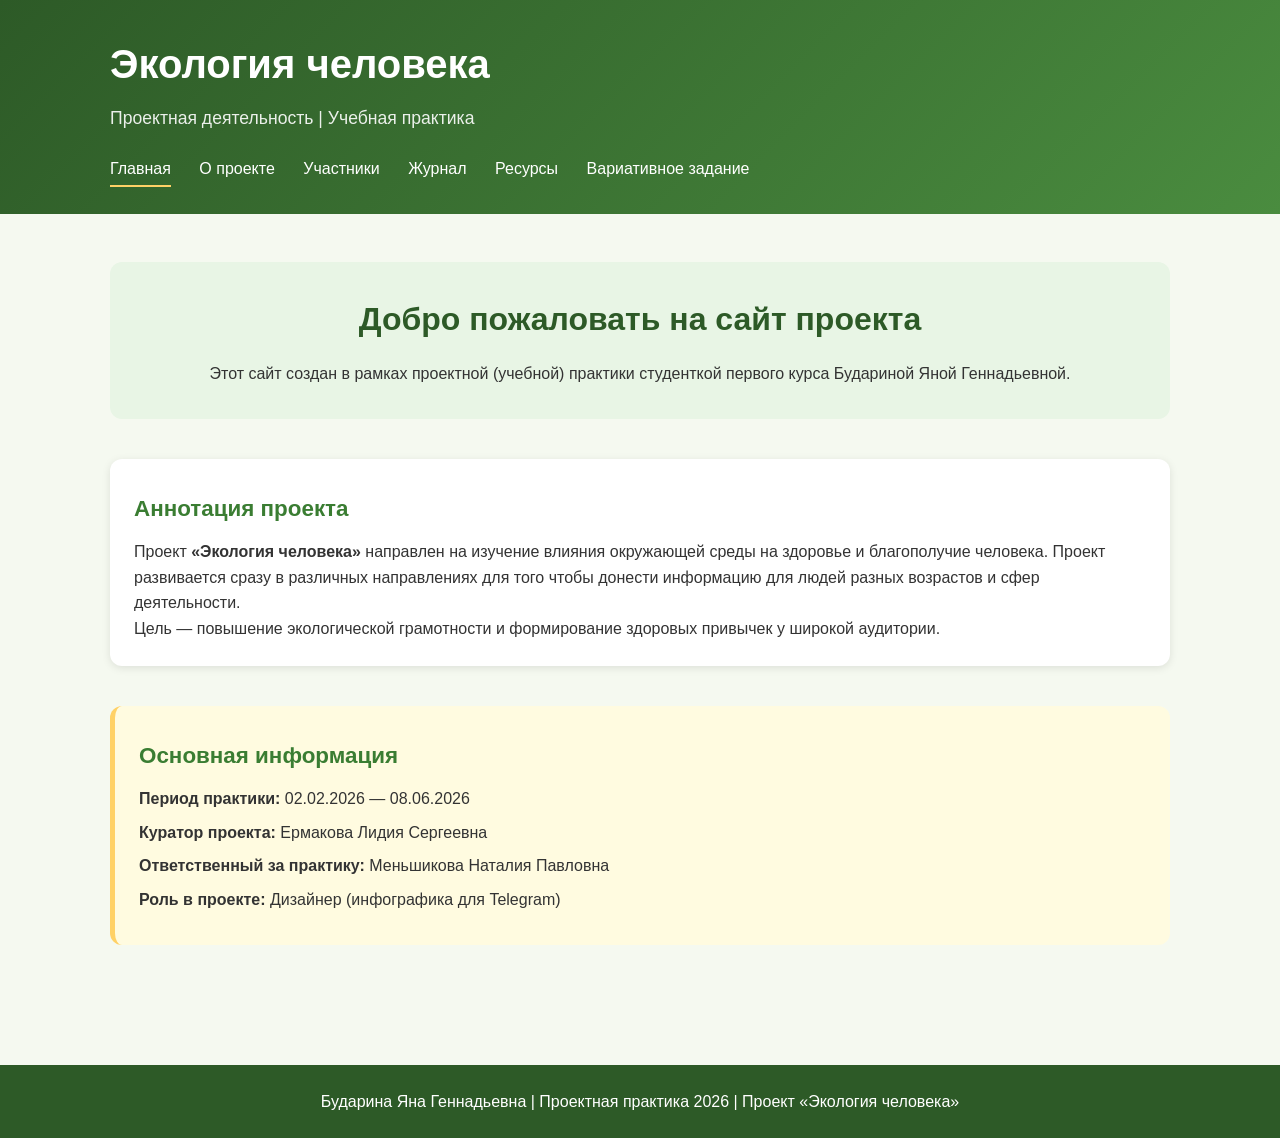
<file: site/index.html>
<!DOCTYPE html>
<html lang="ru">
<head>
    <meta charset="UTF-8">
    <meta name="viewport" content="width=device-width, initial-scale=1.0">
    <title>Экология человека - Проектная практика</title>
    <link rel="stylesheet" href="css/style.css">
</head>
<body>
    <header>
        <div class="container">
            <h1>Экология человека</h1>
            <p class="subtitle">Проектная деятельность | Учебная практика</p>
            <nav>
                <a href="index.html" class="active">Главная</a>
                <a href="about.html">О проекте</a>
                <a href="team.html">Участники</a>
                <a href="journal.html">Журнал</a>
                <a href="resources.html">Ресурсы</a>
                <a href="variative.html">Вариативное задание</a>
            </nav>
        </div>
    </header>

    <main>
        <div class="container">
            <section class="hero">
                <h2>Добро пожаловать на сайт проекта</h2>
                <p>Этот сайт создан в рамках проектной (учебной) практики студенткой первого курса Будариной Яной Геннадьевной.</p>
            </section>

            <section class="annotation">
                <h3>Аннотация проекта</h3>
                <p>Проект <strong>«Экология человека»</strong> направлен на изучение влияния окружающей среды на здоровье и благополучие человека. Проект развивается сразу в различных направлениях для того чтобы донести информацию для людей разных возрастов и сфер деятельности.</p>
                <p>Цель — повышение экологической грамотности и формирование здоровых привычек у широкой аудитории.</p>
            </section>

            <section class="quick-info">
                <h3>Основная информация</h3>
                <ul>
                    <li><strong>Период практики:</strong> 02.02.2026 — 08.06.2026</li>
                    <li><strong>Куратор проекта:</strong> Ермакова Лидия Сергеевна</li>
                    <li><strong>Ответственный за практику:</strong> Меньшикова Наталия Павловна</li>
                    <li><strong>Роль в проекте:</strong> Дизайнер (инфографика для Telegram)</li>
                </ul>
            </section>
        </div>
    </main>

    <footer>
        <div class="container">
            <p>Бударина Яна Геннадьевна | Проектная практика 2026 | Проект «Экология человека»</p>
        </div>
    </footer>
</body>
</html>
</file>
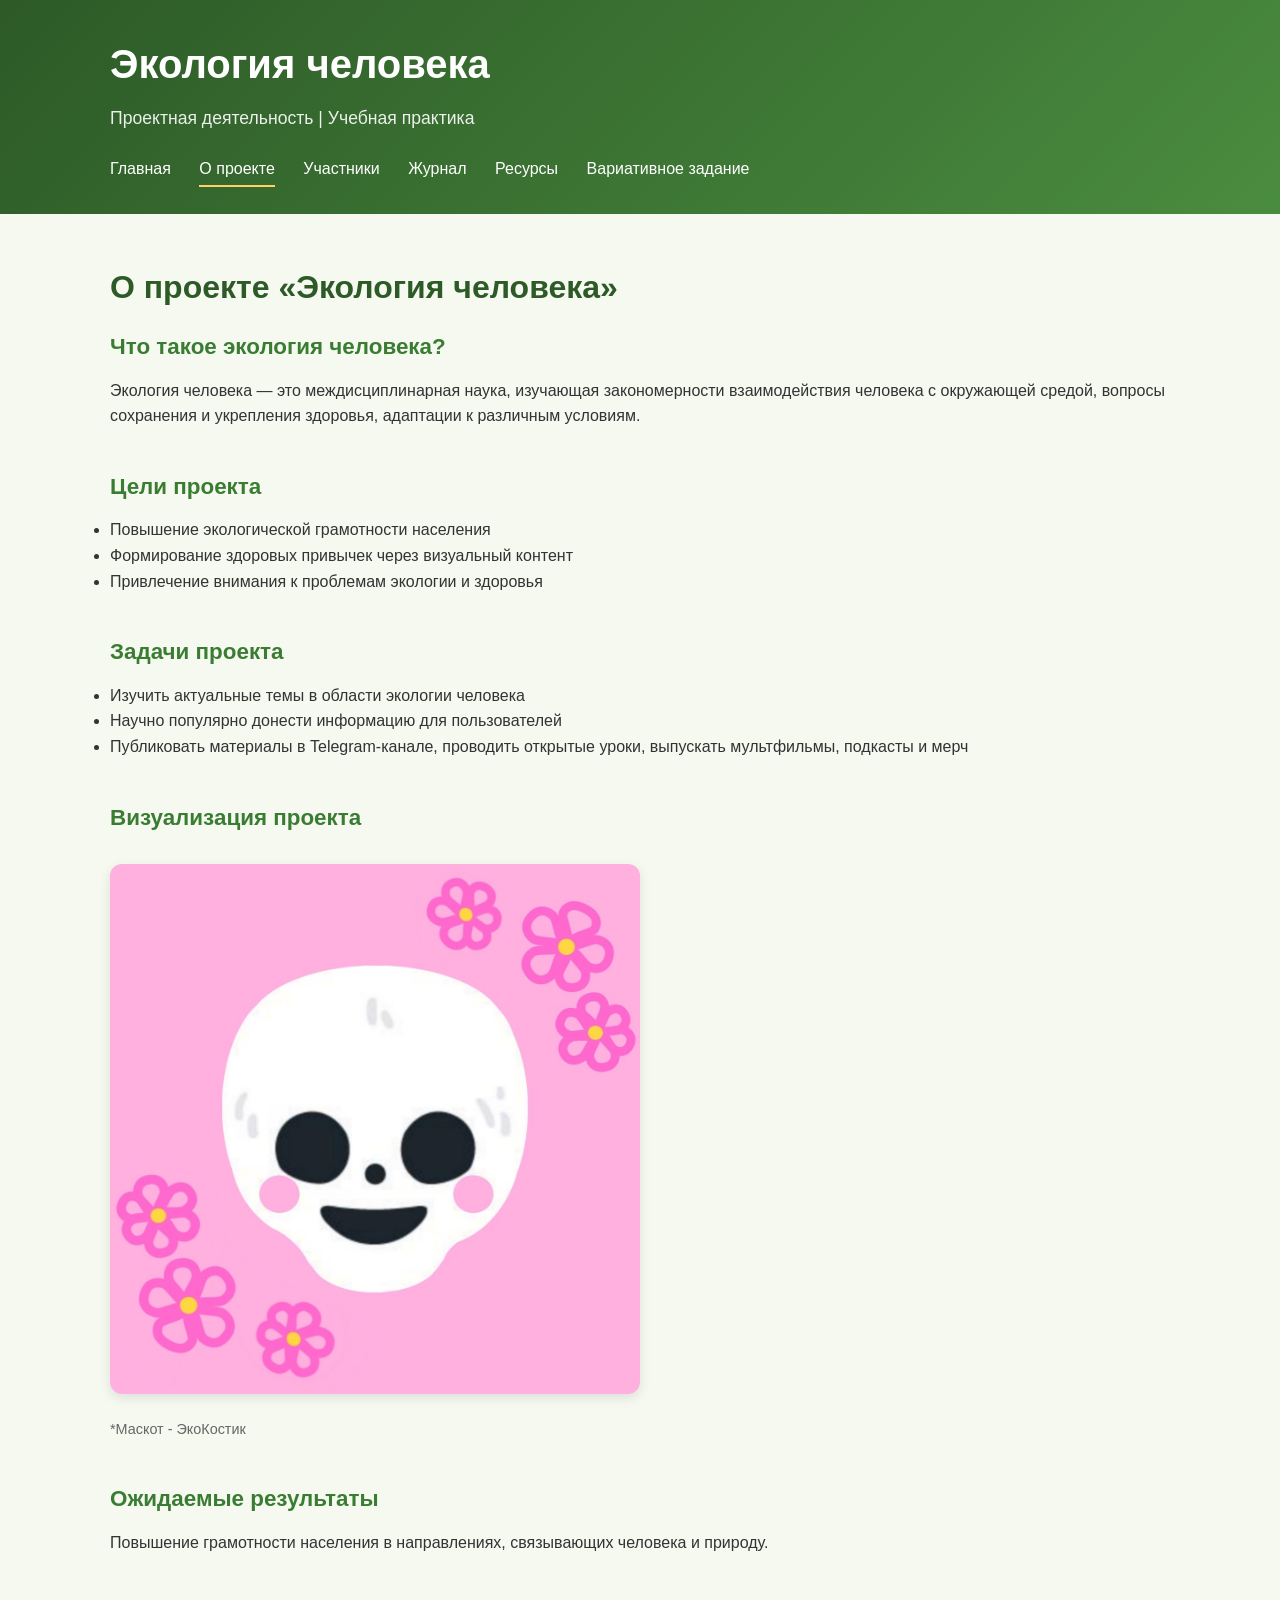
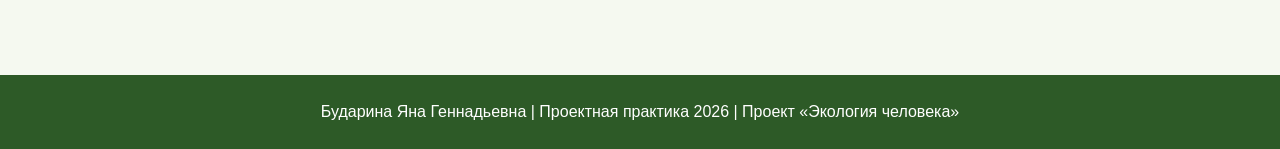
<file: site/about.html>
<!DOCTYPE html>
<html lang="ru">
<head>
    <meta charset="UTF-8">
    <meta name="viewport" content="width=device-width, initial-scale=1.0">
    <title>О проекте - Экология человека</title>
    <link rel="stylesheet" href="css/style.css">
</head>
<body>
    <header>
        <div class="container">
            <h1>Экология человека</h1>
            <p class="subtitle">Проектная деятельность | Учебная практика</p>
            <nav>
                <a href="index.html">Главная</a>
                <a href="about.html" class="active">О проекте</a>
                <a href="team.html">Участники</a>
                <a href="journal.html">Журнал</a>
                <a href="resources.html">Ресурсы</a>
                <a href="variative.html">Вариативное задание</a>
            </nav>
        </div>
    </header>

    <main>
        <div class="container">
            <h2>О проекте «Экология человека»</h2>
            
            <section>
                <h3>Что такое экология человека?</h3>
                <p>Экология человека — это междисциплинарная наука, изучающая закономерности взаимодействия человека с окружающей средой, вопросы сохранения и укрепления здоровья, адаптации к различным условиям.</p>
            </section>

            <section>
                <h3>Цели проекта</h3>
                <ul>
                    <li>Повышение экологической грамотности населения</li>
                    <li>Формирование здоровых привычек через визуальный контент</li>
                    <li>Привлечение внимания к проблемам экологии и здоровья</li>
                </ul>
            </section>

            <section>
                <h3>Задачи проекта</h3>
                <ul>
                    <li>Изучить актуальные темы в области экологии человека</li>
                    <li>Научно популярно донести информацию для пользователей</li>
                    <li>Публиковать материалы в Telegram-канале, проводить открытые уроки, выпускать мультфильмы, подкасты и мерч</li>
                </ul>
            </section>

            <!-- Блок с изображением, уменьшенным в 2 раза -->
            <section class="image-block">
                <h3>Визуализация проекта</h3>
                <img src="images/pic.jpg" 
                     alt="Иллюстрация к проекту Экология человека"
                     style="width: 50%; height: auto; border-radius: 12px; margin: 1rem 0; box-shadow: 0 4px 12px rgba(0,0,0,0.1);">
                <p style="color: #666; font-size: 0.9rem;">*Маскот - ЭкоКостик</p>
            </section>

            <section>
                <h3>Ожидаемые результаты</h3>
                <p>Повышение грамотности населения в направлениях, связывающих человека и природу.</p>
            </section>
        </div>
    </main>

    <footer>
        <div class="container">
            <p>Бударина Яна Геннадьевна | Проектная практика 2026 | Проект «Экология человека»</p>
        </div>
    </footer>
</body>
</html>
</file>
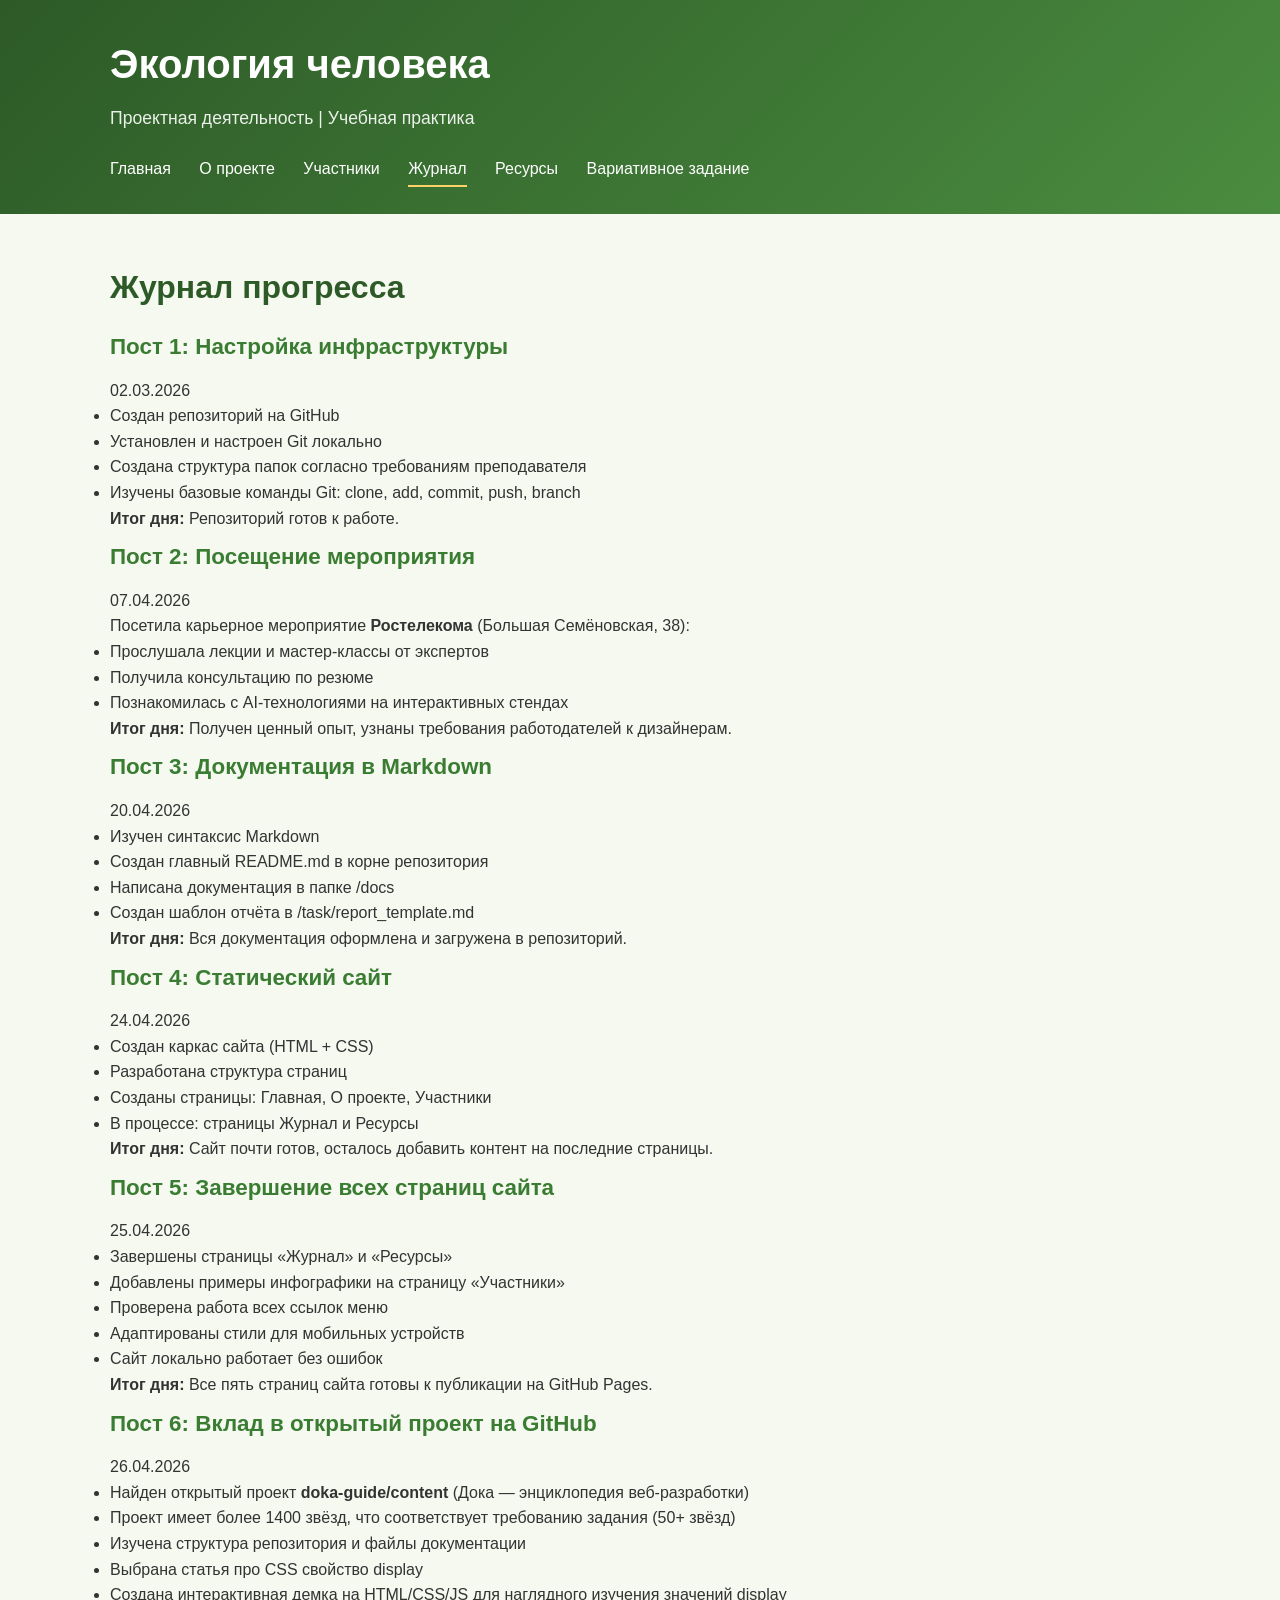
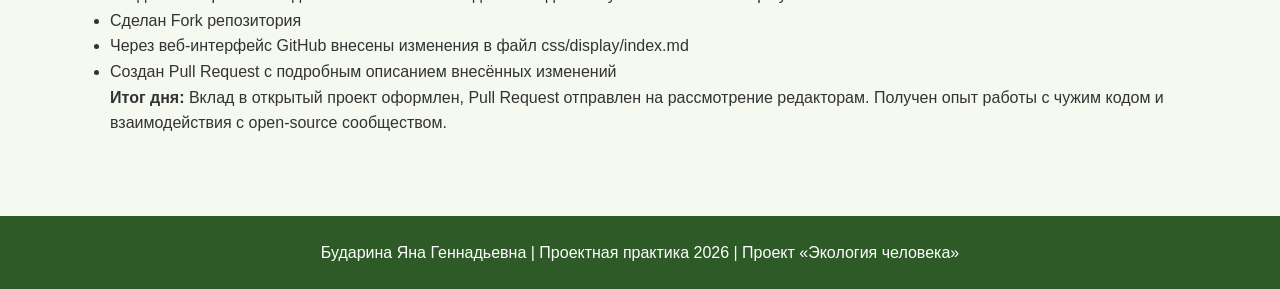
<file: site/journal.html>
<!DOCTYPE html>
<html lang="ru">
<head>
    <meta charset="UTF-8">
    <meta name="viewport" content="width=device-width, initial-scale=1.0">
    <title>Журнал - Экология человека</title>
    <link rel="stylesheet" href="css/style.css">
</head>
<body>
    <header>
        <div class="container">
            <h1>Экология человека</h1>
            <p class="subtitle">Проектная деятельность | Учебная практика</p>
            <nav>
                <a href="index.html">Главная</a>
                <a href="about.html">О проекте</a>
                <a href="team.html">Участники</a>
                <a href="journal.html" class="active">Журнал</a>
                <a href="resources.html">Ресурсы</a>
                <a href="variative.html">Вариативное задание</a>
            </nav>
        </div>
    </header>

    <main>
        <div class="container">
            <h2>Журнал прогресса</h2>

            <article class="post">
                <h3>Пост 1: Настройка инфраструктуры</h3>
                <p class="post-date">02.03.2026</p>
                <ul>
                    <li>Создан репозиторий на GitHub</li>
                    <li>Установлен и настроен Git локально</li>
                    <li>Создана структура папок согласно требованиям преподавателя</li>
                    <li>Изучены базовые команды Git: clone, add, commit, push, branch</li>
                </ul>
                <p><strong>Итог дня:</strong> Репозиторий готов к работе.</p>
            </article>

            <article class="post">
                <h3>Пост 2: Посещение мероприятия</h3>
                <p class="post-date">07.04.2026</p>
                <p>Посетила карьерное мероприятие <strong>Ростелекома</strong> (Большая Семёновская, 38):</p>
                <ul>
                    <li>Прослушала лекции и мастер-классы от экспертов</li>
                    <li>Получила консультацию по резюме</li>
                    <li>Познакомилась с AI-технологиями на интерактивных стендах</li>
                </ul>
                <p><strong>Итог дня:</strong> Получен ценный опыт, узнаны требования работодателей к дизайнерам.</p>
            </article>

            <article class="post">
                <h3>Пост 3: Документация в Markdown</h3>
                <p class="post-date">20.04.2026</p>
                <ul>
                    <li>Изучен синтаксис Markdown</li>
                    <li>Создан главный README.md в корне репозитория</li>
                    <li>Написана документация в папке /docs</li>
                    <li>Создан шаблон отчёта в /task/report_template.md</li>
                </ul>
                <p><strong>Итог дня:</strong> Вся документация оформлена и загружена в репозиторий.</p>
            </article>

            <article class="post">
                <h3>Пост 4: Статический сайт</h3>
                <p class="post-date">24.04.2026</p>
                <ul>
                    <li>Создан каркас сайта (HTML + CSS)</li>
                    <li>Разработана структура страниц</li>
                    <li>Созданы страницы: Главная, О проекте, Участники</li>
                    <li>В процессе: страницы Журнал и Ресурсы</li>
                </ul>
                <p><strong>Итог дня:</strong> Сайт почти готов, осталось добавить контент на последние страницы.</p>
            </article>

            <article class="post">
                <h3>Пост 5: Завершение всех страниц сайта</h3>
                <p class="post-date">25.04.2026</p>
                <ul>
                    <li>Завершены страницы «Журнал» и «Ресурсы»</li>
                    <li>Добавлены примеры инфографики на страницу «Участники»</li>
                    <li>Проверена работа всех ссылок меню</li>
                    <li>Адаптированы стили для мобильных устройств</li>
                    <li>Сайт локально работает без ошибок</li>
                </ul>
                <p><strong>Итог дня:</strong> Все пять страниц сайта готовы к публикации на GitHub Pages.</p>
            </article>

            <article class="post">
                <h3>Пост 6: Вклад в открытый проект на GitHub</h3>
                <p class="post-date">26.04.2026</p>
                <ul>
                    <li>Найден открытый проект <strong>doka-guide/content</strong> (Дока — энциклопедия веб-разработки)</li>
                    <li>Проект имеет более 1400 звёзд, что соответствует требованию задания (50+ звёзд)</li>
                    <li>Изучена структура репозитория и файлы документации</li>
                    <li>Выбрана статья про CSS свойство display</li>
                    <li>Создана интерактивная демка на HTML/CSS/JS для наглядного изучения значений display</li>
                    <li>Сделан Fork репозитория</li>
                    <li>Через веб-интерфейс GitHub внесены изменения в файл css/display/index.md</li>
                    <li>Создан Pull Request с подробным описанием внесённых изменений</li>
                </ul>
                <p><strong>Итог дня:</strong> Вклад в открытый проект оформлен, Pull Request отправлен на рассмотрение редакторам. Получен опыт работы с чужим кодом и взаимодействия с open-source сообществом.</p>
            </article>
        </div>
    </main>

    <footer>
        <div class="container">
            <p>Бударина Яна Геннадьевна | Проектная практика 2026 | Проект «Экология человека»</p>
        </div>
    </footer>
</body>
</html>
</file>
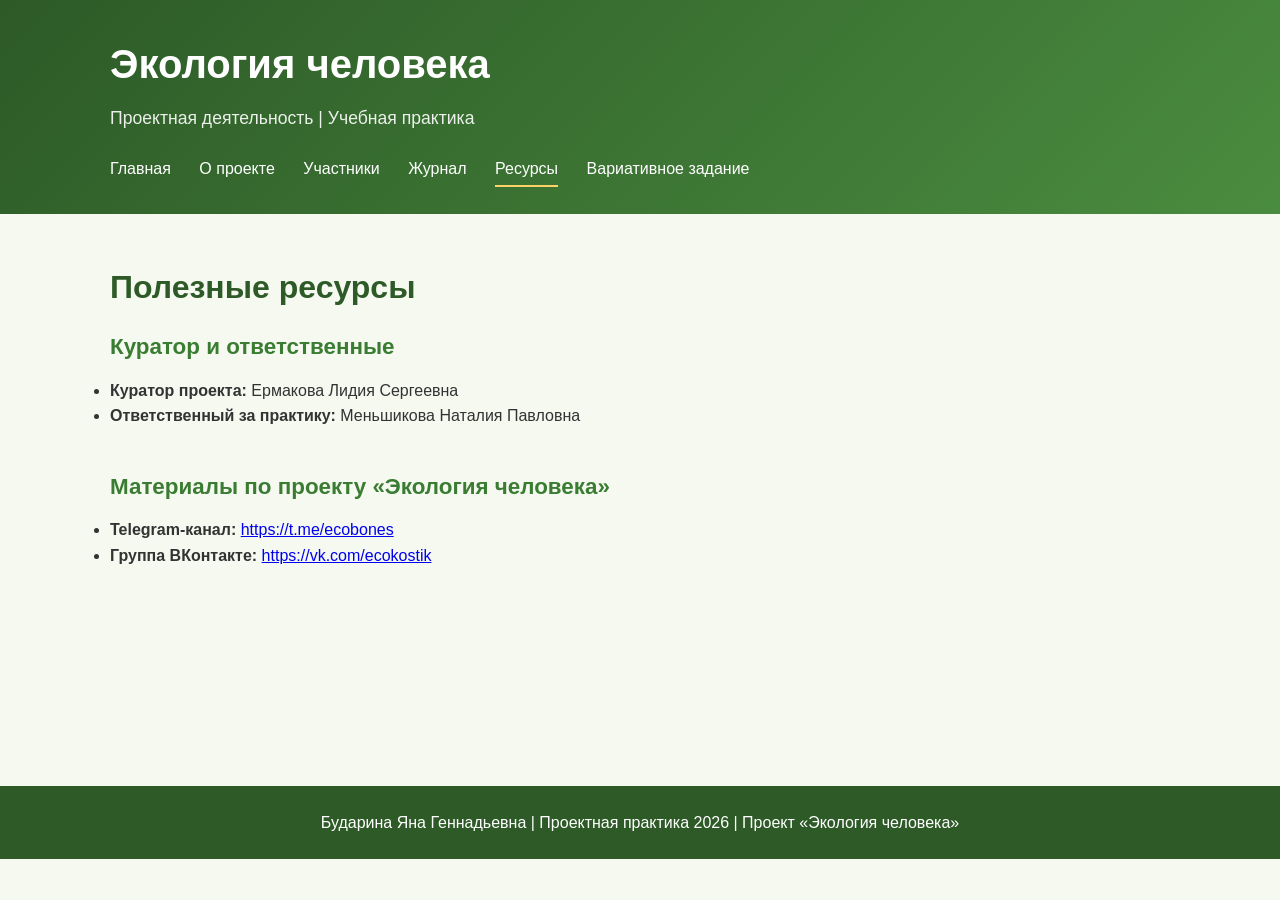
<file: site/resources.html>
<!DOCTYPE html>
<html lang="ru">
<head>
    <meta charset="UTF-8">
    <meta name="viewport" content="width=device-width, initial-scale=1.0">
    <title>Ресурсы - Экология человека</title>
    <link rel="stylesheet" href="css/style.css">
</head>
<body>
    <header>
        <div class="container">
            <h1>Экология человека</h1>
            <p class="subtitle">Проектная деятельность | Учебная практика</p>
            <nav>
                <a href="index.html">Главная</a>
                <a href="about.html">О проекте</a>
                <a href="team.html">Участники</a>
                <a href="journal.html">Журнал</a>
                <a href="resources.html" class="active">Ресурсы</a>
                <a href="variative.html">Вариативное задание</a>
            </nav>
        </div>
    </header>

    <main>
        <div class="container">
            <h2>Полезные ресурсы</h2>
            
            <section>
                <h3>Куратор и ответственные</h3>
                <ul>
                    <li><strong>Куратор проекта:</strong> Ермакова Лидия Сергеевна</li>
                    <li><strong>Ответственный за практику:</strong> Меньшикова Наталия Павловна</li>
                </ul>
            </section>

            <section>
                <h3>Материалы по проекту «Экология человека»</h3>
                <ul>
                    <li><strong>Telegram-канал:</strong> <a href="https://t.me/ecobones" target="_blank" rel="noopener noreferrer">https://t.me/ecobones</a></li>
                    <li><strong>Группа ВКонтакте:</strong> <a href="https://vk.com/ecokostik" target="_blank" rel="noopener noreferrer">https://vk.com/ecokostik</a></li>
                </ul>
            </section>
        </div>
    </main>

    <footer>
        <div class="container">
            <p>Бударина Яна Геннадьевна | Проектная практика 2026 | Проект «Экология человека»</p>
        </div>
    </footer>
</body>
</html>
</file>
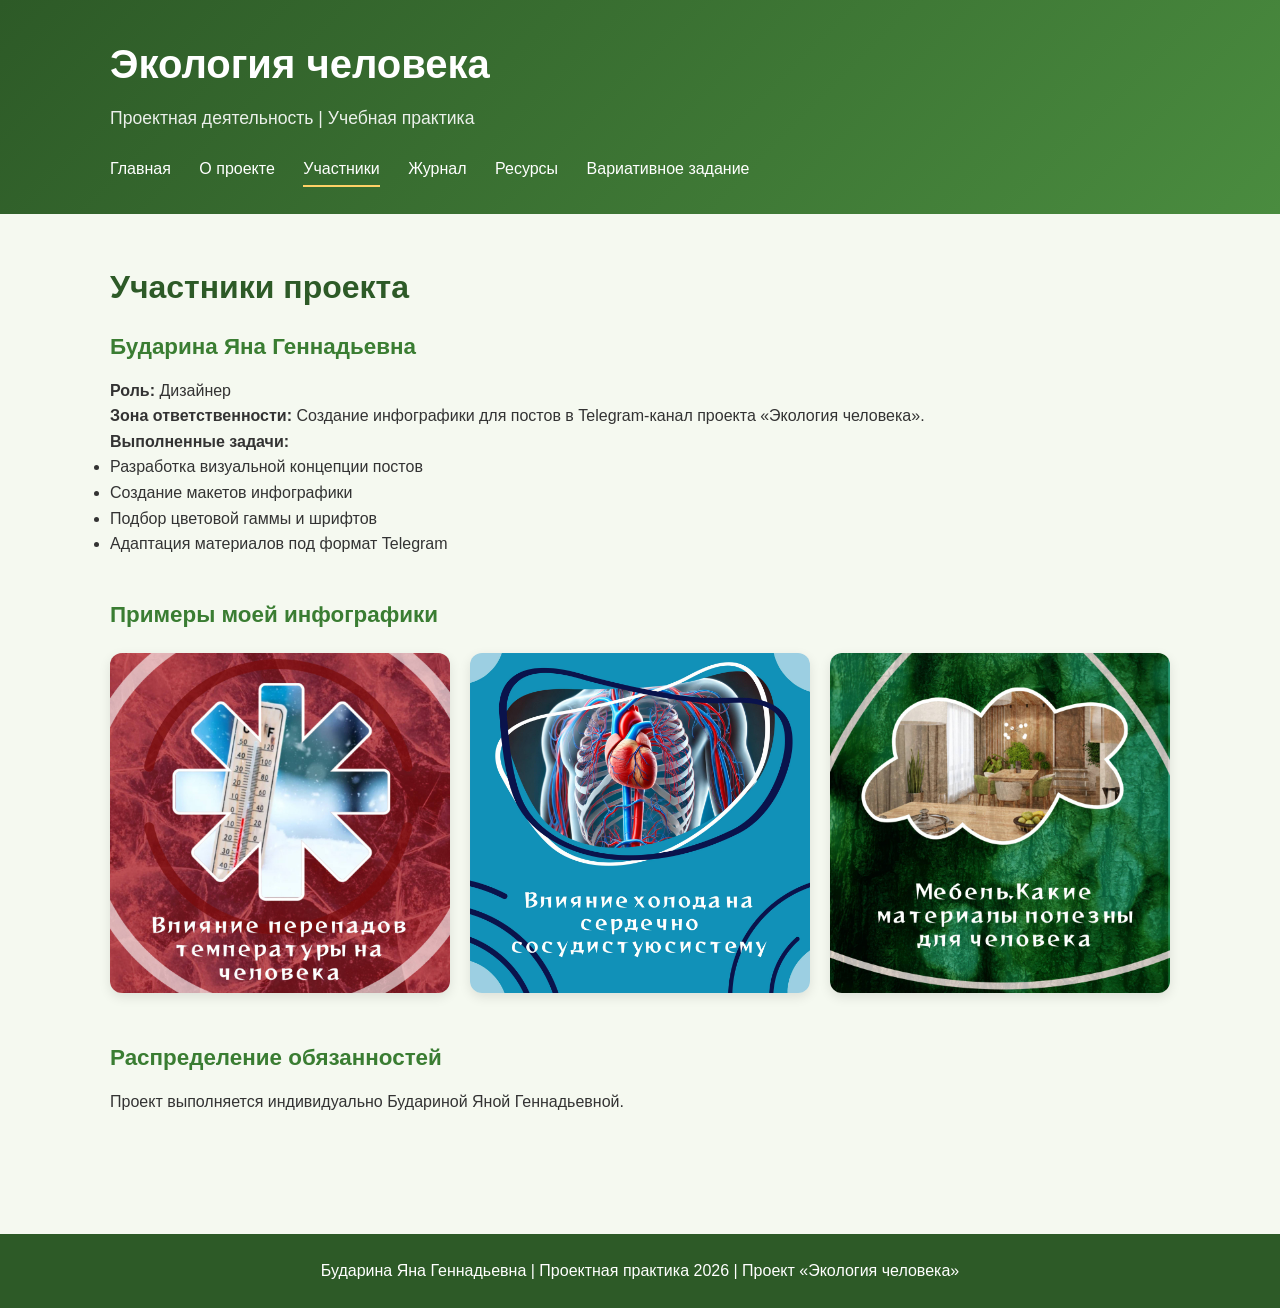
<file: site/team.html>
<!DOCTYPE html>
<html lang="ru">
<head>
    <meta charset="UTF-8">
    <meta name="viewport" content="width=device-width, initial-scale=1.0">
    <title>Участники - Экология человека</title>
    <link rel="stylesheet" href="css/style.css">
    <style>
        /* Дополнительные стили для галереи инфографики */
        .gallery {
            display: flex;
            flex-wrap: wrap;
            gap: 20px;
            margin-top: 20px;
            justify-content: center;
        }
        .gallery-item {
            flex: 1 1 250px;
            text-align: center;
        }
        .gallery-item img {
            width: 100%;
            height: auto;
            border-radius: 12px;
            box-shadow: 0 4px 12px rgba(0,0,0,0.1);
            transition: transform 0.3s;
        }
        .gallery-item img:hover {
            transform: scale(1.02);
        }
        .gallery-item p {
            margin-top: 8px;
            font-size: 0.9rem;
            color: #555;
        }
        @media (max-width: 768px) {
            .gallery-item {
                flex-basis: 100%;
            }
        }
    </style>
</head>
<body>
    <header>
        <div class="container">
            <h1>Экология человека</h1>
            <p class="subtitle">Проектная деятельность | Учебная практика</p>
            <nav>
                <a href="index.html">Главная</a>
                <a href="about.html">О проекте</a>
                <a href="team.html" class="active">Участники</a>
                <a href="journal.html">Журнал</a>
                <a href="resources.html">Ресурсы</a>
                <a href="variative.html">Вариативное задание</a>
            </nav>
        </div>
    </header>

    <main>
        <div class="container">
            <h2>Участники проекта</h2>
            
            <section class="team-member">
                <h3>Бударина Яна Геннадьевна</h3>
                <p><strong>Роль:</strong> Дизайнер</p>
                <p><strong>Зона ответственности:</strong> Создание инфографики для постов в Telegram-канал проекта «Экология человека».</p>
                <p><strong>Выполненные задачи:</strong></p>
                <ul>
                    <li>Разработка визуальной концепции постов</li>
                    <li>Создание макетов инфографики</li>
                    <li>Подбор цветовой гаммы и шрифтов</li>
                    <li>Адаптация материалов под формат Telegram</li>
                </ul>
            </section>

            <!-- Примеры инфографики -->
            <section class="team-info">
                <h3>Примеры моей инфографики</h3>
                <div class="gallery">
                    <div class="gallery-item">
                        <img src="images/one.jpg" alt="Инфографика 1">

                    </div>
                    <div class="gallery-item">
                        <img src="images/two.jpg" alt="Инфографика 2">
        
                    </div>
                    <div class="gallery-item">
                        <img src="images/three.jpg" alt="Инфографика 3">
                  
                    </div>
                </div>
            </section>

            <section class="team-info">
                <h3>Распределение обязанностей</h3>
                <p>Проект выполняется индивидуально Будариной Яной Геннадьевной.</p>
            </section>
        </div>
    </main>

    <footer>
        <div class="container">
            <p>Бударина Яна Геннадьевна | Проектная практика 2026 | Проект «Экология человека»</p>
        </div>
    </footer>
</body>
</html>
</file>
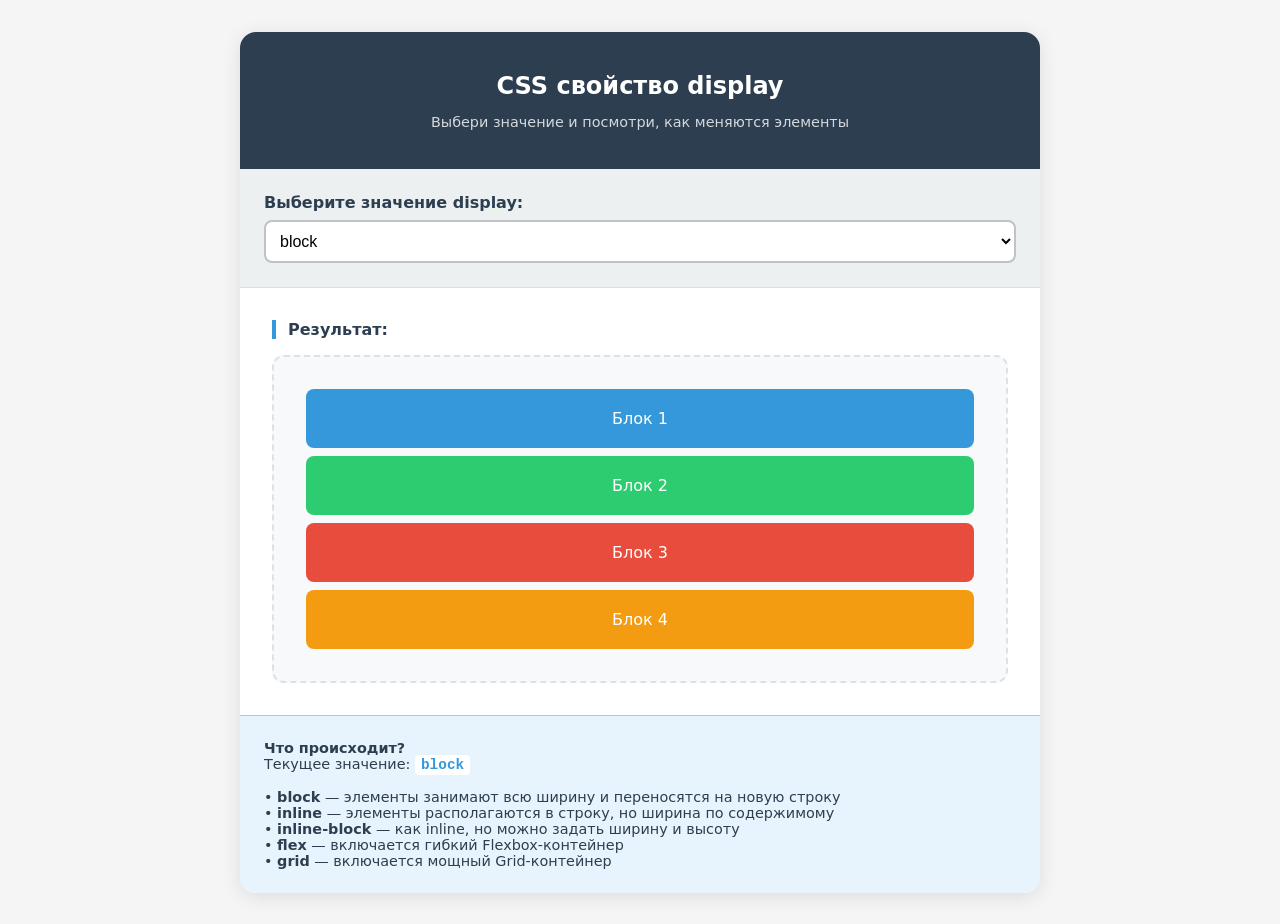
<file: src/display-demo.html>
<!DOCTYPE html>
<html lang="ru">
<head>
    <meta charset="UTF-8">
    <meta name="viewport" content="width=device-width, initial-scale=1.0">
    <title>Интерактивная демка: CSS display</title>
    <style>
        body {
            font-family: system-ui, -apple-system, 'Segoe UI', Roboto, sans-serif;
            background: #f5f5f5;
            padding: 2rem;
            margin: 0;
        }
        
        .demo-container {
            max-width: 800px;
            margin: 0 auto;
            background: white;
            border-radius: 16px;
            box-shadow: 0 4px 20px rgba(0,0,0,0.1);
            overflow: hidden;
        }
        
        .demo-header {
            background: #2c3e50;
            color: white;
            padding: 1.5rem;
            text-align: center;
        }
        
        .demo-header h1 {
            font-size: 1.5rem;
            margin-bottom: 0.5rem;
        }
        
        .demo-header p {
            opacity: 0.8;
            font-size: 0.9rem;
        }
        
        .controls {
            padding: 1.5rem;
            background: #ecf0f1;
            border-bottom: 1px solid #ddd;
        }
        
        .controls label {
            display: block;
            font-weight: 600;
            margin-bottom: 0.5rem;
            color: #2c3e50;
        }
        
        select {
            width: 100%;
            padding: 10px;
            font-size: 1rem;
            border: 2px solid #bdc3c7;
            border-radius: 8px;
            background: white;
            cursor: pointer;
            transition: border-color 0.2s;
        }
        
        select:hover {
            border-color: #3498db;
        }
        
        .preview {
            padding: 2rem;
            background: white;
            min-height: 300px;
        }
        
        .preview-title {
            font-weight: 600;
            margin-bottom: 1rem;
            color: #2c3e50;
            border-left: 4px solid #3498db;
            padding-left: 12px;
        }
        
        .demo-boxes {
            background: #f8f9fa;
            border-radius: 12px;
            padding: 1.5rem;
            border: 2px dashed #dee2e6;
            transition: all 0.3s ease;
        }
        
        .box {
            background: #3498db;
            color: white;
            text-align: center;
            padding: 20px;
            margin: 8px;
            border-radius: 8px;
            font-weight: 500;
            transition: all 0.2s ease;
        }
        
        .box:nth-child(1) { background: #3498db; }
        .box:nth-child(2) { background: #2ecc71; }
        .box:nth-child(3) { background: #e74c3c; }
        .box:nth-child(4) { background: #f39c12; }
        
        .info {
            padding: 1.5rem;
            background: #e8f4fd;
            border-top: 1px solid #bdc3c7;
            font-size: 0.9rem;
            color: #2c3e50;
        }
        
        .info code {
            background: #fff;
            padding: 2px 6px;
            border-radius: 4px;
            font-family: monospace;
        }
        
        .current-value {
            font-weight: bold;
            color: #3498db;
        }
    </style>
</head>
<body>
    <div class="demo-container">
        <div class="demo-header">
            <h1>CSS свойство display</h1>
            <p>Выбери значение и посмотри, как меняются элементы</p>
        </div>
        
        <div class="controls">
            <label>Выберите значение display:</label>
            <select id="displaySelect">
                <option value="block">block</option>
                <option value="inline">inline</option>
                <option value="inline-block">inline-block</option>
                <option value="flex">flex</option>
                <option value="grid">grid</option>
            </select>
        </div>
        
        <div class="preview">
            <div class="preview-title">Результат:</div>
            <div class="demo-boxes" id="demoBoxes">
                <div class="box">Блок 1</div>
                <div class="box">Блок 2</div>
                <div class="box">Блок 3</div>
                <div class="box">Блок 4</div>
            </div>
        </div>
        
        <div class="info">
            <strong>Что происходит?</strong><br>
            Текущее значение: <code class="current-value" id="currentValue">block</code><br><br>
            • <strong>block</strong> — элементы занимают всю ширину и переносятся на новую строку<br>
            • <strong>inline</strong> — элементы располагаются в строку, но ширина по содержимому<br>
            • <strong>inline-block</strong> — как inline, но можно задать ширину и высоту<br>
            • <strong>flex</strong> — включается гибкий Flexbox-контейнер<br>
            • <strong>grid</strong> — включается мощный Grid-контейнер
        </div>
    </div>
    
    <script>
        const select = document.getElementById('displaySelect');
        const container = document.getElementById('demoBoxes');
        const currentValueSpan = document.getElementById('currentValue');
        
        function updateDisplay() {
            const value = select.value;
            container.style.display = value;
            currentValueSpan.textContent = value;
            
            if (value === 'flex') {
                container.style.gap = '8px';
                container.style.flexWrap = 'wrap';
            } else if (value === 'grid') {
                container.style.display = 'grid';
                container.style.gridTemplateColumns = 'repeat(auto-fit, minmax(150px, 1fr))';
                container.style.gap = '12px';
            } else {
                container.style.gap = '';
                container.style.flexWrap = '';
                container.style.gridTemplateColumns = '';
            }
        }
        
        select.addEventListener('change', updateDisplay);
        updateDisplay();
    </script>
</body>
</html>
</file>
<file: site/css/style.css>
* {
    margin: 0;
    padding: 0;
    box-sizing: border-box;
}

body {
    font-family: 'Segoe UI', Tahoma, Geneva, Verdana, sans-serif;
    line-height: 1.6;
    color: #333;
    background-color: #f5f9f0;
}

.container {
    max-width: 1100px;
    margin: 0 auto;
    padding: 0 20px;
}

/* Header */
header {
    background: linear-gradient(135deg, #2d5a27 0%, #4a8c3f 100%);
    color: white;
    padding: 2rem 0;
}

header h1 {
    font-size: 2.5rem;
    margin-bottom: 0.5rem;
}

header .subtitle {
    font-size: 1.1rem;
    opacity: 0.9;
    margin-bottom: 1.5rem;
}

/* Navigation */
nav {
    margin-top: 1rem;
}

nav a {
    color: white;
    text-decoration: none;
    margin-right: 1.5rem;
    padding: 0.5rem 0;
    border-bottom: 2px solid transparent;
    transition: border-color 0.3s;
}

nav a:hover,
nav a.active {
    border-bottom-color: #ffd166;
}

/* Main content */
main {
    padding: 3rem 0;
    min-height: 60vh;
}

section {
    margin-bottom: 2.5rem;
}

h2 {
    font-size: 2rem;
    color: #2d5a27;
    margin-bottom: 1rem;
}

h3 {
    font-size: 1.4rem;
    color: #3a7d32;
    margin-bottom: 0.8rem;
    margin-top: 0.5rem;
}

/* Hero section */
.hero {
    background-color: #e8f5e5;
    padding: 2rem;
    border-radius: 12px;
    text-align: center;
}

.hero h2 {
    margin-bottom: 1rem;
}

/* Annotation */
.annotation {
    background-color: white;
    padding: 1.5rem;
    border-radius: 12px;
    box-shadow: 0 2px 8px rgba(0,0,0,0.1);
}

/* Quick info */
.quick-info {
    background-color: #fffbe0;
    padding: 1.5rem;
    border-radius: 12px;
    border-left: 5px solid #ffd166;
}

.quick-info ul {
    list-style: none;
    margin-top: 0.5rem;
}

.quick-info li {
    margin-bottom: 0.5rem;
}

/* Footer */
footer {
    background-color: #2d5a27;
    color: white;
    text-align: center;
    padding: 1.5rem 0;
    margin-top: 2rem;
}

/* Responsive */
@media (max-width: 768px) {
    header h1 {
        font-size: 1.8rem;
    }
    
    nav a {
        display: inline-block;
        margin-right: 1rem;
        margin-bottom: 0.5rem;
    }
    
    h2 {
        font-size: 1.5rem;
    }
}
</file>
